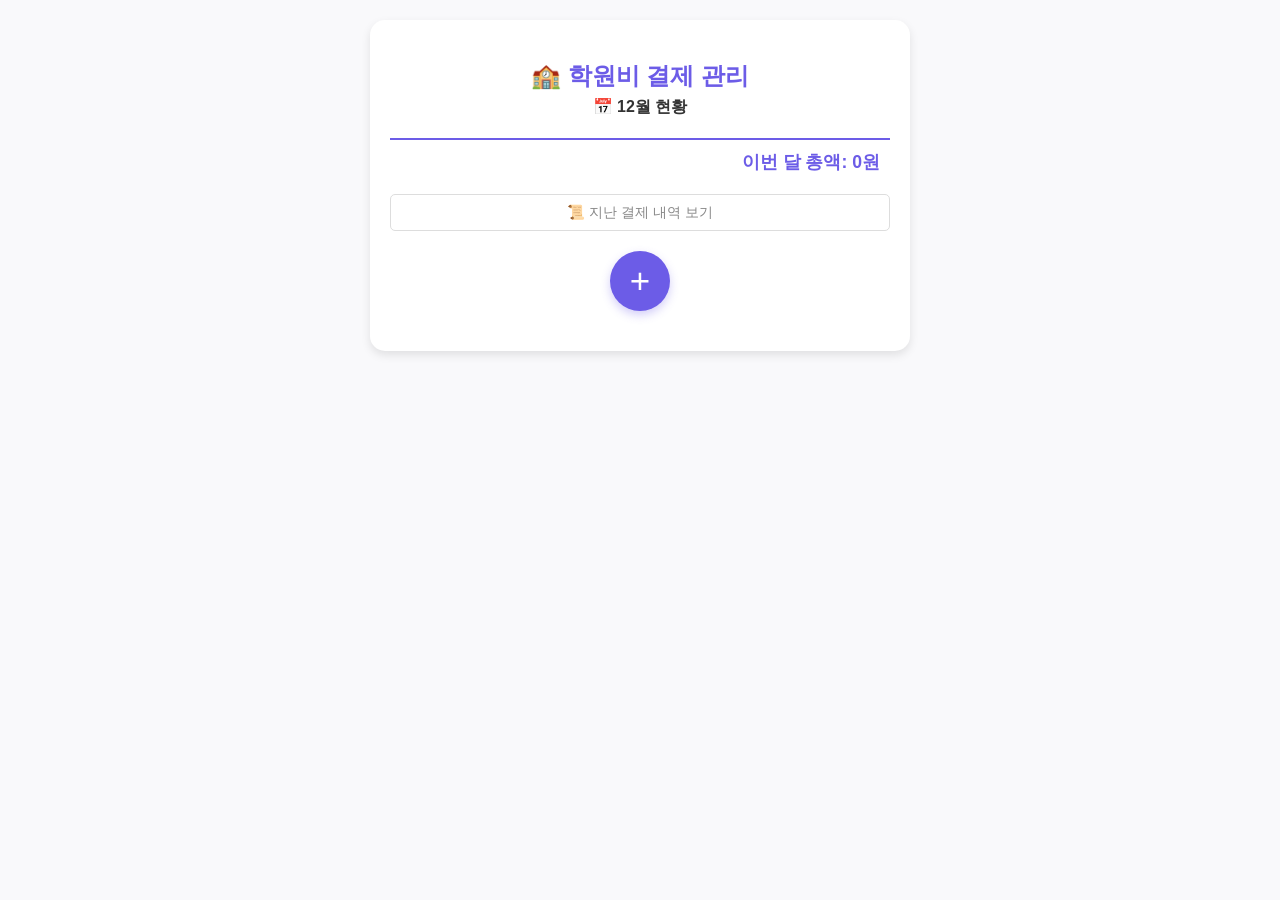
<file: academy.html>
<!DOCTYPE html>
<html lang="ko">
<head>
    <meta charset="UTF-8">
    <meta name="viewport" content="width=device-width, initial-scale=1.0">
    <title>학원비 결제 매니저</title>
    <style>
        :root { --primary-color: #6c5ce7; --bg-color: #f9f9fb; }
        body { font-family: 'Pretendard', sans-serif; background-color: var(--bg-color); margin: 0; padding: 20px; }
        .container { max-width: 500px; margin: 0 auto; background: white; padding: 20px; border-radius: 15px; box-shadow: 0 4px 10px rgba(0,0,0,0.1); }
        h2 { text-align: center; color: var(--primary-color); margin-bottom: 5px; }
        #currentMonth { text-align: center; font-weight: bold; margin-bottom: 20px; color: #333; }
        
        .academy-list { list-style: none; padding: 0; }
        .academy-item { display: flex; align-items: center; justify-content: space-between; padding: 15px; border-bottom: 1px solid #eee; }
        .academy-info { flex-grow: 1; margin-left: 10px; }
        .academy-info strong { display: block; font-size: 1.1em; }
        .academy-info span { font-size: 0.85em; color: #666; }
        
        .total-section { text-align: right; margin-top: 20px; font-weight: bold; font-size: 1.1em; color: var(--primary-color); padding: 10px; border-top: 2px solid var(--primary-color); }
        .history-btn { display: block; width: 100%; margin-top: 10px; padding: 8px; background: none; border: 1px solid #ddd; border-radius: 5px; color: #888; cursor: pointer; font-size: 0.9em; }

        /* 모달 스타일 */
        #modalOverlay, #historyOverlay { display: none; position: fixed; top: 0; left: 0; width: 100%; height: 100%; background: rgba(0,0,0,0.5); z-index: 10; }
        .modal-content { position: absolute; top: 50%; left: 50%; transform: translate(-50%, -50%); background: white; padding: 25px; border-radius: 15px; width: 85%; max-width: 350px; max-height: 80vh; overflow-y: auto; }
        .modal-content input { width: 100%; padding: 12px; margin-bottom: 10px; border: 1px solid #ddd; border-radius: 8px; box-sizing: border-box; }
        
        .btn-add { display: block; width: 60px; height: 60px; background: var(--primary-color); color: white; border: none; border-radius: 50%; font-size: 35px; margin: 20px auto; cursor: pointer; box-shadow: 0 4px 10px rgba(108, 92, 231, 0.3); }
        .preview-img { width: 45px; height: 45px; object-fit: cover; border-radius: 8px; margin-left: 10px; border: 1px solid #eee; }
        .delete-btn { color: #ff7675; cursor: pointer; font-size: 1.2em; margin-left: 10px; }
    </style>
</head>
<body>

<div class="container">
    <h2>🏫 학원비 결제 관리</h2>
    <div id="currentMonth"></div>
    
    <ul id="academyList" class="academy-list"></ul>
    
    <div class="total-section">이번 달 총액: <span id="totalPrice">0</span>원</div>
    <button class="history-btn" onclick="openHistory()">📜 지난 결제 내역 보기</button>
    <button class="btn-add" onclick="openModal()">+</button>
</div>

<div id="modalOverlay" onclick="closeModal('modalOverlay')">
    <div class="modal-content" onclick="event.stopPropagation()">
        <h3>학원 등록</h3>
        <input type="text" id="name" placeholder="학원 이름">
        <input type="number" id="price" placeholder="금액 (숫자만)">
        <input type="text" id="payDay" placeholder="결제일 (예: 매월 5일)" onkeyup="if(window.event.keyCode==13){addAcademy()}">
        <button onclick="addAcademy()" style="width:100%; padding:12px; background:var(--primary-color); color:white; border:none; border-radius:8px; font-weight:bold;">추가하기</button>
    </div>
</div>

<div id="historyOverlay" onclick="closeModal('historyOverlay')">
    <div class="modal-content" onclick="event.stopPropagation()">
        <h3>📜 지난 결제 기록</h3>
        <div id="historyContent" style="font-size: 0.9em; line-height: 1.6;"></div>
        <button onclick="closeModal('historyOverlay')" style="width:100%; margin-top:20px; padding:10px; border:none; border-radius:8px;">닫기</button>
    </div>
</div>

<script>
    let academies = JSON.parse(localStorage.getItem('academies')) || [];
    let history = JSON.parse(localStorage.getItem('payHistory')) || {};
    const today = new Date();
    const currentYearMonth = `${today.getFullYear()}-${today.getMonth() + 1}`;

    function init() {
        document.getElementById('currentMonth').innerText = `📅 ${today.getMonth() + 1}월 현황`;
        checkMonthlyReset();
        render();
    }

    // 매달 리셋 시 기존 데이터를 히스토리에 저장
    function checkMonthlyReset() {
        const lastResetDate = localStorage.getItem('lastResetDate');
        if (lastResetDate && lastResetDate !== currentYearMonth) {
            // 1. 현재 데이터 히스토리에 복사 (이미지 포함)
            history[lastResetDate] = [...academies];
            localStorage.setItem('payHistory', JSON.stringify(history));

            // 2. 현재 화면 데이터 리셋 (항목은 남기고 상태만)
            academies = academies.map(item => ({ ...item, paid: false, image: null }));
            saveToStorage();
        }
        localStorage.setItem('lastResetDate', currentYearMonth);
    }

    function addAcademy() {
        const name = document.getElementById('name').value;
        const price = parseInt(document.getElementById('price').value);
        const payDay = document.getElementById('payDay').value;
        if(name && price) {
            academies.push({ id: Date.now(), name, price, payDay, paid: false, image: null });
            saveAndRender();
            closeModal('modalOverlay');
            document.getElementById('name').value = ''; document.getElementById('price').value = ''; document.getElementById('payDay').value = '';
        }
    }

    function deleteAcademy(id) {
        if(confirm("이 학원을 삭제할까요?")) {
            academies = academies.filter(item => item.id !== id);
            saveAndRender();
        }
    }

    function togglePaid(id) {
        academies = academies.map(item => item.id === id ? { ...item, paid: !item.paid } : item);
        saveAndRender();
    }

    function handleImage(id, event) {
        const file = event.target.files[0];
        const reader = new FileReader();
        reader.onload = function(e) {
            academies = academies.map(item => item.id === id ? { ...item, image: e.target.result, paid: true } : item);
            saveAndRender();
        };
        if(file) reader.readAsDataURL(file);
    }

    function render() {
        const listEl = document.getElementById('academyList');
        let total = 0;
        listEl.innerHTML = '';
        academies.forEach(item => {
            total += item.price;
            const li = document.createElement('li');
            li.className = 'academy-item';
            li.innerHTML = `
                <input type="checkbox" ${item.paid ? 'checked' : ''} onclick="togglePaid(${item.id})">
                <div class="academy-info" style="${item.paid ? 'color:#bbb; text-decoration:line-through;' : ''}">
                    <strong>${item.name}</strong><span>${item.payDay} | ${item.price.toLocaleString()}원</span>
                </div>
                <input type="file" id="file-${item.id}" style="display:none" onchange="handleImage(${item.id}, event)" accept="image/*">
                <label for="file-${item.id}">
                    ${item.image ? `<img src="${item.image}" class="preview-img">` : '<span style="font-size:24px; cursor:pointer;">📸</span>'}
                </label>
                <span class="delete-btn" onclick="deleteAcademy(${item.id})">✕</span>
            `;
            listEl.appendChild(li);
        });
        document.getElementById('totalPrice').innerText = total.toLocaleString();
    }

    function openHistory() {
        const content = document.getElementById('historyContent');
        content.innerHTML = '';
        const keys = Object.keys(history).reverse();
        if (keys.length === 0) content.innerHTML = '<p>아직 기록된 과거 내역이 없습니다.</p>';
        keys.forEach(date => {
            const items = history[date];
            let html = `<div style="margin-bottom:20px; border-bottom:1px dashed #ccc; padding-bottom:10px;">
                        <strong>📍 ${date}</strong><br>`;
            items.forEach(item => {
                html += `· ${item.name}: ${item.paid ? '✅ 완료' : '❌ 미납'} (${item.price.toLocaleString()}원)<br>`;
            });
            html += `</div>`;
            content.innerHTML += html;
        });
        document.getElementById('historyOverlay').style.display = 'block';
    }

    function saveToStorage() { localStorage.setItem('academies', JSON.stringify(academies)); }
    function saveAndRender() { saveToStorage(); render(); }
    function openModal() { document.getElementById('modalOverlay').style.display = 'block'; document.getElementById('name').focus(); }
    function closeModal(id) { document.getElementById(id).style.display = 'none'; }

    init();
</script>
</body>
</html>
</file>
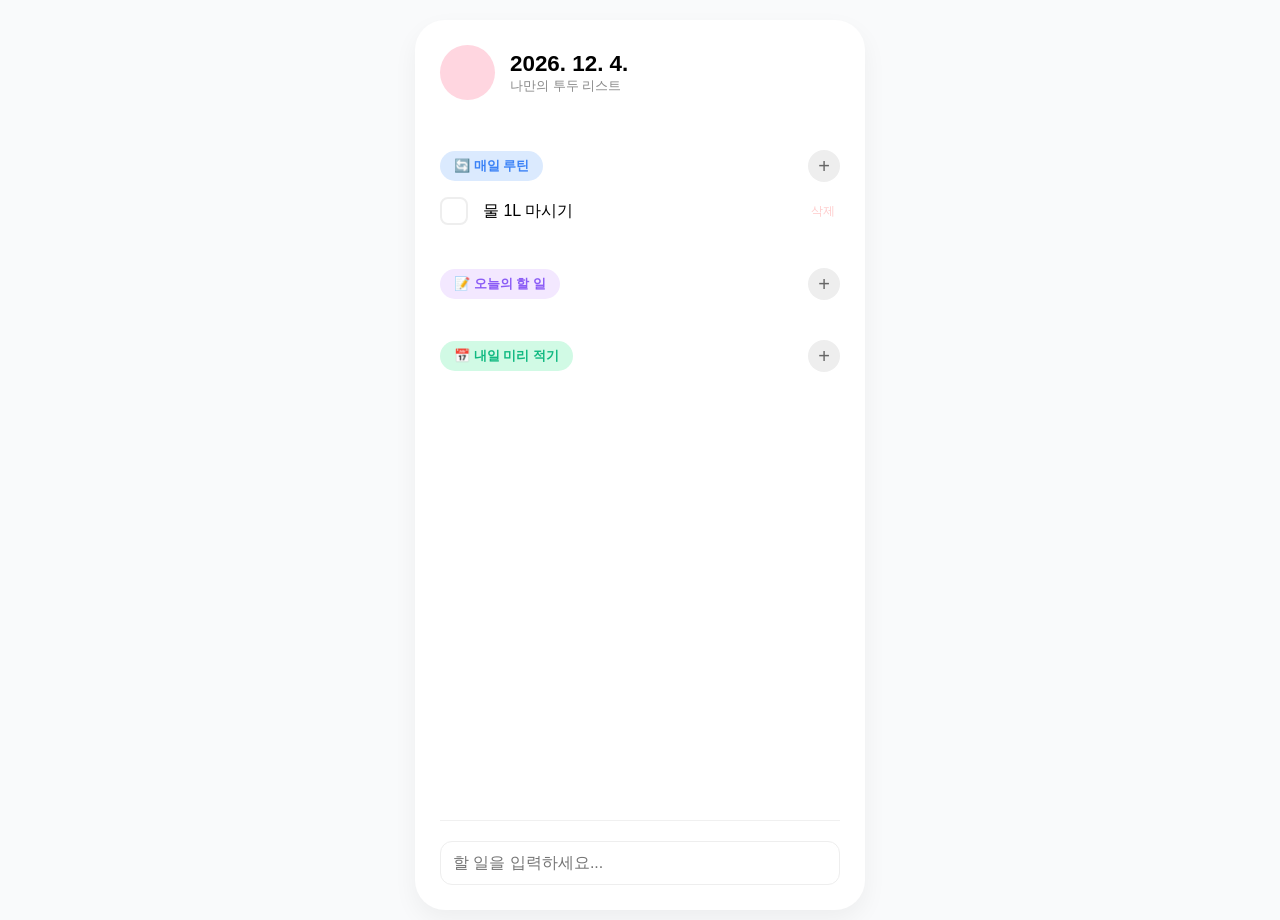
<file: to_do.html>
<!DOCTYPE html>
<html lang="ko">
<head>
    <meta charset="UTF-8">
    <meta name="viewport" content="width=device-width, initial-scale=1.0, maximum-scale=1.0, user-scalable=no">
    <title>My Todo Mate</title>
    <style>
        :root {
            --main-purple: #8B5CF6;
            --main-pink: #EC4899;
            --main-green: #10B981;
            --main-blue: #3B82F6;
            --bg-color: #F9FAFB;
        }

        body {
            font-family: 'Pretendard', -apple-system, sans-serif;
            background-color: var(--bg-color);
            display: flex;
            justify-content: center;
            padding: 10px;
            margin: 0;
            min-height: 100vh;
            -webkit-user-select: none;
            user-select: none;
        }

        .phone-container {
            width: 100%;
            max-width: 400px;
            background: white;
            border-radius: 30px;
            box-shadow: 0 10px 25px rgba(0,0,0,0.05);
            padding: 25px;
            min-height: 90vh;
            margin-top: 10px;
            display: flex;
            flex-direction: column;
            position: relative;
        }

        .header { display: flex; align-items: center; margin-bottom: 25px; pointer-events: none; }
        .profile-img { width: 55px; height: 55px; border-radius: 50%; background: #FFD6E0; margin-right: 15px; }
        .date-title { font-size: 1.4rem; font-weight: bold; }

        .category-header { display: flex; justify-content: space-between; align-items: center; margin-top: 25px; margin-bottom: 15px; }
        .category-badge { display: inline-block; padding: 6px 14px; border-radius: 20px; font-size: 13px; font-weight: bold; }
        .routine-badge { color: var(--main-blue); background: #DBEAFE; }
        .todo-badge { color: var(--main-purple); background: #F3E8FF; }
        .tomorrow-badge { color: var(--main-green); background: #D1FAE5; }

        .add-btn {
            background: #eee; border: none; border-radius: 50%; width: 32px; height: 32px; 
            cursor: pointer; color: #666; font-size: 20px; display: flex; align-items: center; justify-content: center;
        }

        .todo-item { 
            display: flex; align-items: center; margin-bottom: 18px; cursor: pointer; 
            transition: transform 0.1s, background-color 0.2s;
            border-radius: 10px;
        }
        .todo-item:active { transform: scale(0.98); background-color: #f9f9f9; }

        .checkbox {
            width: 24px; height: 24px; border-radius: 8px; border: 2px solid #eee; 
            margin-right: 15px; display: flex; align-items: center; justify-content: center; flex-shrink: 0;
        }

        .todo-item.done .checkbox { background-color: var(--main-purple); border-color: var(--main-purple); color: white; }
        .todo-item.done span { text-decoration: line-through; color: #ccc; }
        .delete-item { margin-left: auto; color: #ffcccc; font-size: 12px; border: none; background: none; padding: 5px; cursor: pointer; }

        .input-group {
            margin-top: auto; padding-top: 20px; border-top: 1px solid #f0f0f0; 
            display: flex; flex-direction: column; gap: 10px;
        }

        input { 
            flex: 1; padding: 12px; border: 1px solid #eee; border-radius: 12px; outline: none; font-size: 16px; 
            -webkit-user-select: text; user-select: text;
        }
        
        .save-btn { padding: 12px 15px; color: white; border: none; border-radius: 12px; cursor: pointer; font-weight: bold; font-size: 14px; display: none; }

        #toast {
            position: absolute; bottom: 100px; left: 50%; transform: translateX(-50%);
            background: rgba(0,0,0,0.8); color: white; padding: 10px 20px; border-radius: 25px;
            font-size: 13px; display: none; z-index: 100; pointer-events: none;
        }
    </style>
</head>
<body onclick="closeInputMode()">

<div class="phone-container" onclick="handleContainerClick(event)">
    <div id="toast">내일로 이동되었습니다!</div>
    
    <div class="header">
        <div class="profile-img"></div>
        <div>
            <div class="date-title" id="current-date"></div>
            <div style="font-size: 13px; color: #888;">나만의 투두 리스트</div>
        </div>
    </div>

    <div class="category-header">
        <span class="category-badge routine-badge">🔄 매일 루틴</span>
        <button class="add-btn" onclick="openInput('routine', event)">+</button>
    </div>
    <div id="routine-list"></div>

    <div class="category-header" style="margin-top: 25px;">
        <span class="category-badge todo-badge">📝 오늘의 할 일</span>
        <button class="add-btn" onclick="openInput('today', event)">+</button>
    </div>
    <div id="todo-list"></div>

    <div class="category-header" style="margin-top: 25px;">
        <span class="category-badge tomorrow-badge">📅 내일 미리 적기</span>
        <button class="add-btn" onclick="openInput('tomorrow', event)">+</button>
    </div>
    <div id="tomorrow-list"></div>

    <div class="input-group" onclick="event.stopPropagation()">
        <input type="text" id="todo-input" placeholder="할 일을 입력하세요..." onkeypress="handleEnter(event)">
        <button id="save-btn" class="save-btn" onclick="saveData()">저장하기</button>
    </div>
</div>

<script>
    // 1. 날짜 설정 및 자동 이월 시스템
    const dateElement = document.getElementById('current-date');
    const now = new Date();
    const todayStr = now.getFullYear() + ". " + (now.getMonth() + 1) + ". " + now.getDate() + ".";
    dateElement.innerText = todayStr;

    let routines = JSON.parse(localStorage.getItem('myRoutines')) || ["물 1L 마시기"];
    let routineStatus = JSON.parse(localStorage.getItem('routineStatus')) || routines.map(() => false);
    let todos = JSON.parse(localStorage.getItem('myTodos')) || [];
    let tomorrowTodos = JSON.parse(localStorage.getItem('tomorrowTodos')) || [];

    const lastDate = localStorage.getItem('lastAccessDate');
    if (lastDate && lastDate !== todayStr) {
        routineStatus = routines.map(() => false); // 루틴 리셋
        const unfinishedTodos = todos.filter(t => !t.done); // 못한 일만 추출
        todos = [...unfinishedTodos, ...tomorrowTodos]; // 못한 일 + 내일 할 일 합치기
        tomorrowTodos = [];
        localStorage.setItem('lastAccessDate', todayStr);
    } else {
        localStorage.setItem('lastAccessDate', todayStr);
    }

    const todoInput = document.getElementById('todo-input');
    const saveBtn = document.getElementById('save-btn');
    let currentMode = 'today';

    // 2. 꾹 누르기(Long Press) 기능
    let longPressTimer;
    function startLongPress(index) {
        longPressTimer = setTimeout(() => moveToTomorrow(index), 600);
    }
    function cancelLongPress() { clearTimeout(longPressTimer); }

    function moveToTomorrow(index) {
        const item = todos[index];
        tomorrowTodos.push({ text: item.text, done: false });
        todos.splice(index, 1);
        showToast();
        render();
    }

    function showToast() {
        const toast = document.getElementById('toast');
        toast.style.display = 'block';
        setTimeout(() => { toast.style.display = 'none'; }, 1500);
    }

    // 3. 입력 모드 관리
    function openInput(mode, e) {
        if(e) e.stopPropagation();
        currentMode = mode;
        saveBtn.style.display = 'block';
        const colors = { routine: 'var(--main-blue)', today: 'var(--main-purple)', tomorrow: 'var(--main-green)' };
        const placeholders = { routine: '새 루틴 입력', today: '오늘 할 일 입력', tomorrow: '내일 할 일 입력' };
        
        todoInput.placeholder = placeholders[mode];
        todoInput.style.borderColor = colors[mode];
        saveBtn.style.backgroundColor = colors[mode];
        todoInput.focus();
    }

    function closeInputMode() {
        todoInput.blur();
        todoInput.value = "";
        todoInput.placeholder = "할 일을 입력하세요...";
        todoInput.style.borderColor = "#eee";
        saveBtn.style.display = 'none';
    }

    function handleContainerClick(e) {
        e.stopPropagation();
        if (e.target.classList.contains('phone-container')) closeInputMode();
    }

    function saveData() {
        const text = todoInput.value.trim();
        if (!text) return;
        if (currentMode === 'routine') { routines.push(text); routineStatus.push(false); }
        else if (currentMode === 'today') { todos.push({ text, done: false }); }
        else { tomorrowTodos.push({ text, done: false }); }
        todoInput.value = "";
        render();
    }

    function handleEnter(e) { if(e.key === 'Enter') saveData(); }

    // 4. 렌더링 시스템
    function render() {
        document.getElementById('routine-list').innerHTML = routines.map((text, i) => `
            <div class="todo-item ${routineStatus[i] ? 'done' : ''}" onclick="toggleRoutine(${i})">
                <div class="checkbox">${routineStatus[i] ? '✓' : ''}</div>
                <span>${text}</span>
                <button class="delete-item" onclick="deleteRoutine(${i}, event)">삭제</button>
            </div>
        `).join('');

        document.getElementById('todo-list').innerHTML = todos.map((todo, i) => `
            <div class="todo-item ${todo.done ? 'done' : ''}" 
                 onclick="toggleTodo(${i})"
                 onmousedown="startLongPress(${i})" onmouseup="cancelLongPress()" onmouseleave="cancelLongPress()"
                 ontouchstart="startLongPress(${i})" ontouchend="cancelLongPress()">
                <div class="checkbox">${todo.done ? '✓' : ''}</div>
                <span>${todo.text}</span>
                <button class="delete-item" onclick="deleteTodo(${i}, event)">삭제</button>
            </div>
        `).join('');

        document.getElementById('tomorrow-list').innerHTML = tomorrowTodos.map((todo, i) => `
            <div class="todo-item">
                <div class="checkbox" style="background: #f9f9f9; border-style: dashed;"></div>
                <span>${todo.text}</span>
                <button class="delete-item" onclick="deleteTomorrowTodo(${i}, event)">삭제</button>
            </div>
        `).join('');

        localStorage.setItem('myRoutines', JSON.stringify(routines));
        localStorage.setItem('routineStatus', JSON.stringify(routineStatus));
        localStorage.setItem('myTodos', JSON.stringify(todos));
        localStorage.setItem('tomorrowTodos', JSON.stringify(tomorrowTodos));
    }

    function toggleRoutine(index) { routineStatus[index] = !routineStatus[index]; render(); }
    function deleteRoutine(index, e) { e.stopPropagation(); if(confirm("삭제할까요?")) { routines.splice(index,1); routineStatus.splice(index,1); render(); } }
    function toggleTodo(index) { todos[index].done = !todos[index].done; render(); }
    function deleteTodo(index, e) { e.stopPropagation(); cancelLongPress(); todos.splice(index, 1); render(); }
    function deleteTomorrowTodo(index, e) { e.stopPropagation(); tomorrowTodos.splice(index, 1); render(); }

    render();
</script>
</body>
</html>
</file>
